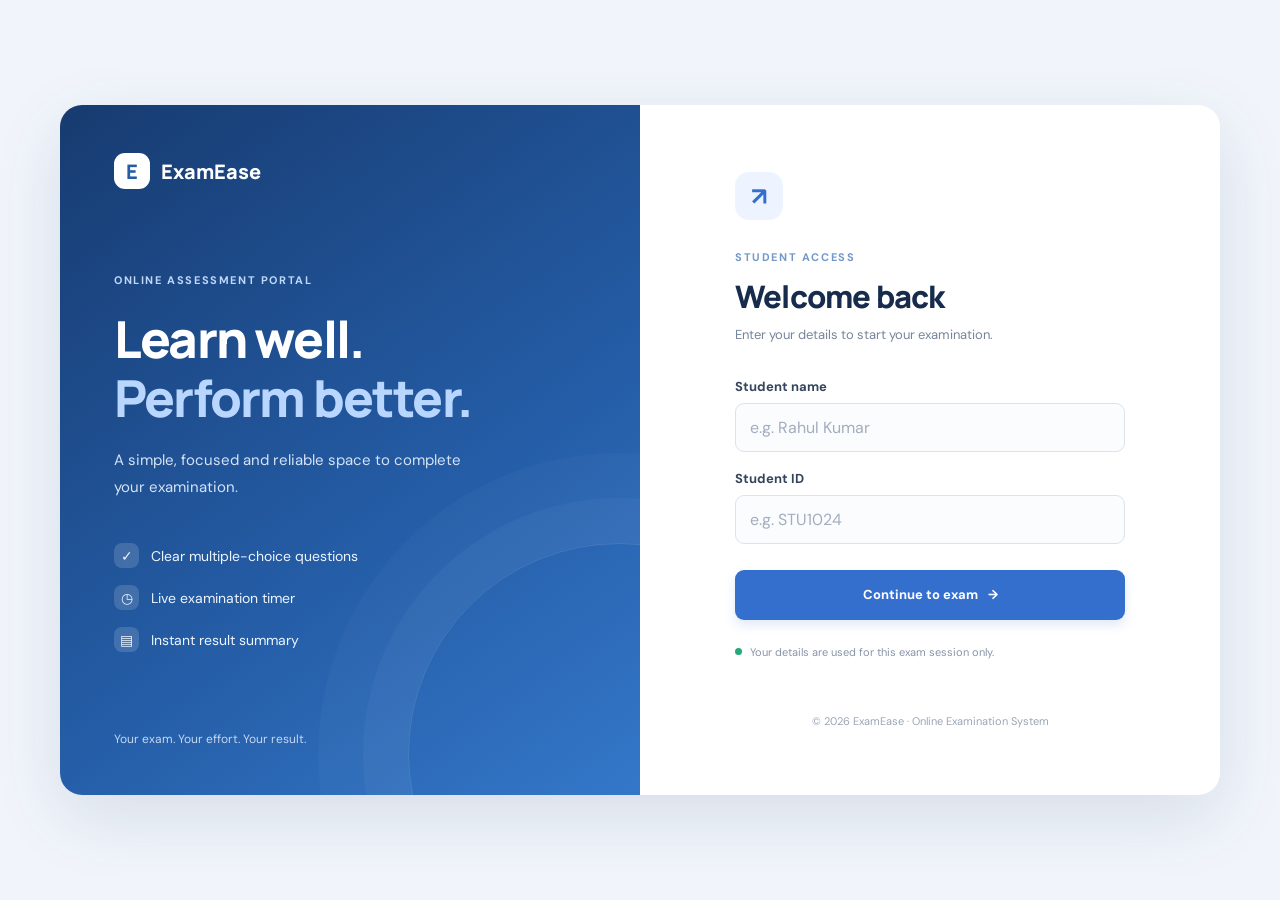
<file: html/index.html>
<!DOCTYPE html>
<html lang="en">
<head>
  <meta charset="UTF-8">
  <meta name="viewport" content="width=device-width, initial-scale=1.0">
  <title>ExamEase | Student Login</title>
  <link rel="stylesheet" href="../css/style.css">
  <script src="../js/login.js" defer></script>
</head>
<body class="page-login">
  <main class="auth-layout">
    <section class="welcome-panel">
      <div class="brand"><span class="brand-mark">E</span><span>ExamEase</span></div>
      <div class="welcome-copy">
        <span class="eyebrow">ONLINE ASSESSMENT PORTAL</span>
        <h1>Learn well.<br><span>Perform better.</span></h1>
        <p>A simple, focused and reliable space to complete your examination.</p>
        <div class="welcome-points">
          <div><span class="point-icon">✓</span> Clear multiple-choice questions</div>
          <div><span class="point-icon">◷</span> Live examination timer</div>
          <div><span class="point-icon">▤</span> Instant result summary</div>
        </div>
      </div>
      <div class="welcome-footer">Your exam. Your effort. Your result.</div>
    </section>

    <section class="login-side">
      <div class="login-card">
        <div class="mobile-brand"><span class="brand-mark">E</span> ExamEase</div>
        <div class="card-icon">↗</div>
        <span class="eyebrow">STUDENT ACCESS</span>
        <h2>Welcome back</h2>
        <p class="muted">Enter your details to start your examination.</p>

        <form id="loginForm">
          <label for="studentName">Student name</label>
          <input id="studentName" name="studentName" type="text" placeholder="e.g. Rahul Kumar" autocomplete="name" required>

          <label for="studentId">Student ID</label>
          <input id="studentId" name="studentId" type="text" placeholder="e.g. STU1024" autocomplete="off" required>

          <button class="btn btn-primary btn-full" type="submit">Continue to exam <span>→</span></button>
        </form>
        <div class="login-note"><span class="secure-dot"></span> Your details are used for this exam session only.</div>
      </div>
      <footer class="side-footer">© 2026 ExamEase · Online Examination System</footer>
    </section>
  </main>
</body>
</html>
</file>
<file: css/style.css>
@import url('https://fonts.googleapis.com/css2?family=DM+Sans:wght@400;500;600;700&family=Manrope:wght@400;500;600;700;800&display=swap');

:root {
  --navy: #172b4d;
  --blue: #356fce;
  --blue-dark: #285bb0;
  --blue-soft: #edf4ff;
  --text: #26364d;
  --muted: #77859a;
  --line: #e6ebf2;
  --bg: #f4f7fb;
  --white: #ffffff;
  --green: #16865b;
  --red: #c64b4b;
}

* { box-sizing: border-box; margin: 0; padding: 0; }

body {
  font-family: 'DM Sans', Arial, sans-serif;
  color: var(--text);
  background: var(--bg);
  min-height: 100vh;
}

button, input { font: inherit; }
button { cursor: pointer; }

.page-login {
  background: #f1f5fb;
  min-height: 100vh;
  display: flex;
  align-items: stretch;
}

.auth-layout {
  width: min(1160px, calc(100% - 64px));
  min-height: 690px;
  margin: auto;
  display: grid;
  grid-template-columns: 1fr 1fr;
  background: var(--white);
  border-radius: 22px;
  overflow: hidden;
  box-shadow: 0 22px 70px rgba(31, 58, 95, .12);
}

.welcome-panel {
  background: linear-gradient(145deg, #173b70 0%, #245ca5 58%, #3477c9 100%);
  color: white;
  padding: 48px 54px;
  display: flex;
  flex-direction: column;
  justify-content: space-between;
  position: relative;
  overflow: hidden;
}

.welcome-panel::after {
  content: "";
  position: absolute;
  width: 420px;
  height: 420px;
  border: 1px solid rgba(255,255,255,.12);
  border-radius: 50%;
  right: -190px;
  bottom: -170px;
  box-shadow: 0 0 0 45px rgba(255,255,255,.035), 0 0 0 90px rgba(255,255,255,.025);
}

.brand {
  display: inline-flex;
  align-items: center;
  gap: 11px;
  font-family: 'Manrope', sans-serif;
  font-weight: 800;
  font-size: 20px;
  color: inherit;
  text-decoration: none;
}

.brand-mark {
  width: 36px;
  height: 36px;
  display: inline-grid;
  place-items: center;
  border-radius: 11px;
  background: white;
  color: #245ca5;
  font-weight: 800;
  font-size: 20px;
}

.welcome-copy { max-width: 440px; position: relative; z-index: 1; }
.eyebrow { font-size: 11px; letter-spacing: 1.6px; font-weight: 700; color: #7397c9; }
.welcome-panel .eyebrow { color: #c0d8fa; }
.welcome-copy h1 {
  font: 800 clamp(36px, 4vw, 51px)/1.16 'Manrope', sans-serif;
  letter-spacing: -1.8px;
  margin: 20px 0;
}
.welcome-copy h1 span { color: #b9d6ff; }
.welcome-copy p { color: #d5e3f6; font-size: 15px; line-height: 1.8; max-width: 360px; }
.welcome-points { display: grid; gap: 17px; margin-top: 42px; color: #edf5ff; font-size: 14px; }
.welcome-points div { display: flex; align-items: center; gap: 12px; }
.point-icon { width: 25px; height: 25px; display: grid; place-items: center; border-radius: 8px; background: rgba(255,255,255,.15); }
.welcome-footer { color: #c5d8f0; font-size: 12px; position: relative; z-index: 1; }

.login-side { padding: 48px; display: flex; flex-direction: column; justify-content: center; align-items: center; }
.login-card { width: 100%; max-width: 390px; }
.mobile-brand { display: none; }
.card-icon {
  width: 48px; height: 48px; display: grid; place-items: center;
  border-radius: 14px; background: var(--blue-soft); color: var(--blue);
  font-size: 25px; font-weight: 700; margin-bottom: 25px;
}
.login-card h2 { font: 800 31px 'Manrope', sans-serif; color: var(--navy); margin: 9px 0 7px; letter-spacing: -.8px; }
.muted { color: var(--muted); line-height: 1.65; font-size: 13px; }
.login-card form { margin-top: 32px; }
label { display: block; font-size: 13px; font-weight: 700; color: #34445c; margin: 18px 0 8px; }
input[type="text"] {
  width: 100%; height: 49px; padding: 0 14px; border: 1px solid #dce3ed;
  border-radius: 9px; background: #fbfcfe; outline: none; color: var(--text);
  transition: .2s;
}
input[type="text"]::placeholder { color: #a2adbd; }
input[type="text"]:focus { border-color: var(--blue); box-shadow: 0 0 0 3px rgba(53,111,206,.1); background: white; }
.btn {
  border: 0; border-radius: 9px; padding: 12px 18px; font-size: 13px;
  font-weight: 700; transition: .2s; display: inline-flex; align-items: center;
  justify-content: center; gap: 10px;
}
.btn-primary { color: white; background: var(--blue); box-shadow: 0 5px 12px rgba(53,111,206,.16); }
.btn-primary:hover { background: var(--blue-dark); transform: translateY(-1px); }
.btn-full { width: 100%; height: 50px; margin-top: 26px; }
.btn-outline { background: white; color: var(--blue); border: 1px solid #d8e3f2; }
.btn-light { background: #f1f5fa; color: #40516a; }
.btn-light:hover, .btn-outline:hover { background: #e8eff8; }
.btn-small { padding: 9px 14px; font-size: 12px; }
.login-note { margin-top: 25px; font-size: 11px; color: #8794a7; display: flex; align-items: center; gap: 8px; }
.secure-dot, .live-dot { width: 7px; height: 7px; border-radius: 50%; background: #26a879; display: inline-block; }
.side-footer { margin-top: 55px; color: #9aa5b5; font-size: 11px; text-align: center; }

.page-app { background: #f4f7fb; }
.topbar {
  height: 70px; padding: 0 max(5%, calc((100% - 1080px)/2));
  display: flex; align-items: center; justify-content: space-between;
  background: white; border-bottom: 1px solid var(--line);
}
.brand-dark { color: var(--navy); font-size: 18px; }
.brand-dark .brand-mark { background: var(--blue); color: white; width: 32px; height: 32px; font-size: 17px; border-radius: 9px; }
.topbar-right { display: flex; align-items: center; gap: 20px; }
.live-label, .result-label { font-size: 10px; letter-spacing: 1px; font-weight: 800; color: #64748b; }
.live-dot { margin-right: 7px; }
.exam-shell { width: min(930px, calc(100% - 36px)); margin: 42px auto 55px; }
.exam-heading { display: flex; align-items: center; justify-content: space-between; gap: 25px; margin-bottom: 25px; }
.exam-heading h1, .result-hero h1 { font: 800 29px 'Manrope', sans-serif; color: var(--navy); margin: 8px 0; letter-spacing: -.7px; }
.timer-card {
  min-width: 145px; background: white; border: 1px solid var(--line);
  border-radius: 12px; padding: 13px 18px; text-align: center;
  box-shadow: 0 4px 14px rgba(31,58,95,.04);
}
.timer-caption, .score-caption { display: block; color: #8b98aa; font-size: 9px; letter-spacing: 1.2px; font-weight: 800; }
.timer-card strong { display: block; color: var(--blue); font: 800 25px 'Manrope', sans-serif; margin-top: 3px; }
.timer-warning { color: var(--red) !important; }
.exam-meta {
  display: grid; grid-template-columns: repeat(4, 1fr); background: white;
  border: 1px solid var(--line); border-radius: 12px; padding: 18px 20px; margin-bottom: 25px;
}
.exam-meta div { display: grid; gap: 5px; padding-left: 18px; border-left: 1px solid var(--line); }
.exam-meta div:first-child { border-left: 0; padding-left: 0; }
.meta-label { color: #9aa5b5; font-size: 9px; letter-spacing: 1px; font-weight: 800; }
.exam-meta strong { color: #34445c; font-size: 13px; }
.progress-row { display: flex; justify-content: space-between; color: #65758b; font-size: 11px; font-weight: 700; margin-bottom: 9px; }
.progress-track, .score-track { width: 100%; height: 6px; background: #e5ebf3; border-radius: 10px; overflow: hidden; }
.progress-fill, .score-fill { height: 100%; width: 0; background: var(--blue); border-radius: 10px; transition: width .25s; }
.question-card, .question-navigation {
  background: white; border: 1px solid var(--line); border-radius: 14px;
  box-shadow: 0 5px 18px rgba(31,58,95,.035);
}
.question-card { padding: 28px 32px 24px; margin-top: 22px; }
.question-top { display: flex; justify-content: space-between; align-items: center; }
.question-tag { color: var(--blue); background: var(--blue-soft); padding: 7px 10px; border-radius: 6px; font-size: 9px; letter-spacing: 1px; font-weight: 800; }
.mark-tag { color: #8b98aa; font-size: 10px; font-weight: 700; }
.question-card h2 { color: var(--navy); font: 700 19px/1.5 'Manrope', sans-serif; margin: 22px 0; }
.options-list { display: grid; gap: 10px; }
.option-choice {
  display: flex; align-items: center; gap: 12px; padding: 13px 15px;
  border: 1px solid #e4eaf2; border-radius: 9px; cursor: pointer;
  transition: .18s; color: #4a5a70; font-size: 13px;
}
.option-choice:hover { border-color: #a9c5ed; background: #f8fbff; }
.option-choice.selected { border-color: var(--blue); background: #f0f6ff; color: #244f8f; }
.option-choice input { position: absolute; opacity: 0; pointer-events: none; }
.option-letter {
  width: 27px; height: 27px; display: grid; place-items: center;
  border-radius: 7px; background: #f0f3f8; color: #718096; font-size: 11px; font-weight: 800;
}
.option-choice.selected .option-letter { background: var(--blue); color: white; }
.option-text { flex: 1; }
.question-actions { display: flex; justify-content: space-between; margin-top: 28px; padding-top: 20px; border-top: 1px solid var(--line); }
.question-actions button:disabled { opacity: .45; cursor: not-allowed; }
.question-navigation { margin-top: 18px; padding: 20px 24px; }
.navigation-heading { display: flex; justify-content: space-between; gap: 15px; align-items: center; }
.navigation-heading h3 { font: 700 14px 'Manrope', sans-serif; margin-bottom: 4px; }
.navigation-heading .muted { font-size: 11px; }
.legend { display: flex; gap: 13px; flex-wrap: wrap; color: #8995a6; font-size: 10px; }
.legend span { display: flex; align-items: center; gap: 5px; }
.legend i { width: 8px; height: 8px; border-radius: 3px; display: inline-block; }
.legend-current { background: var(--blue); }
.legend-done { background: #38a77b; }
.legend-empty { background: #dce3ed; }
.palette { display: flex; flex-wrap: wrap; gap: 9px; margin-top: 17px; }
.palette-button {
  width: 34px; height: 34px; border: 1px solid #e0e6ef; border-radius: 8px;
  background: #f8fafc; color: #64748b; font-size: 11px; font-weight: 700;
}
.palette-button.answered { background: #e8f6f0; border-color: #b9e3d1; color: #16865b; }
.palette-button.current { background: var(--blue); border-color: var(--blue); color: white; }
.exam-bottom-note { text-align: center; color: #9aa5b5; font-size: 10px; margin-top: 18px; }

.modal { position: fixed; inset: 0; background: rgba(20,35,58,.45); display: grid; place-items: center; padding: 20px; z-index: 5; }
.modal.hidden { display: none; }
.modal-card { width: min(420px, 100%); background: white; border-radius: 16px; padding: 30px; text-align: center; box-shadow: 0 20px 60px rgba(0,0,0,.2); }
.modal-icon { width: 40px; height: 40px; border-radius: 50%; background: var(--blue-soft); color: var(--blue); display: grid; place-items: center; margin: 0 auto 15px; font-weight: 800; }
.modal-card h2 { font: 800 20px 'Manrope', sans-serif; color: var(--navy); margin-bottom: 8px; }
.modal-actions { display: flex; justify-content: center; gap: 10px; margin-top: 22px; }

.result-shell { width: min(650px, calc(100% - 36px)); margin: 45px auto; }
.result-hero { text-align: center; margin-bottom: 25px; }
.result-check { width: 55px; height: 55px; border-radius: 50%; display: grid; place-items: center; margin: 0 auto 15px; background: #e6f6ef; color: #16865b; font-size: 25px; font-weight: 800; }
.result-hero h1 { font-size: 30px; }
.score-card { background: white; border: 1px solid var(--line); border-radius: 16px; padding: 30px 38px; text-align: center; box-shadow: 0 6px 22px rgba(31,58,95,.05); }
.score-number { margin: 9px 0 15px; color: var(--navy); }
.score-number strong { font: 800 55px 'Manrope', sans-serif; }
.score-number span { color: #9aa5b5; font-size: 20px; font-weight: 600; }
.score-track { height: 9px; }
.score-fill { background: linear-gradient(90deg, #3478d4, #52a0df); }
.status-badge { display: inline-block; margin-top: 20px; padding: 7px 16px; border-radius: 20px; font-size: 10px; font-weight: 800; letter-spacing: 1px; }
.status-pass { background: #e6f6ef; color: #16865b; }
.status-fail { background: #fff0ed; color: #c64b4b; }
.percentage { color: #687991; font-size: 13px; margin-top: 8px; }
.result-details { display: grid; grid-template-columns: repeat(3, 1fr); gap: 12px; margin-top: 16px; }
.detail-box { background: white; border: 1px solid var(--line); border-radius: 12px; padding: 17px; display: flex; align-items: center; gap: 11px; }
.detail-icon { width: 32px; height: 32px; border-radius: 9px; display: grid; place-items: center; font-weight: 800; font-size: 16px; }
.detail-icon.correct { background: #e6f6ef; color: #16865b; }
.detail-icon.wrong { background: #fff0ed; color: #c64b4b; }
.detail-icon.unanswered { background: #f0f3f8; color: #738198; }
.detail-box div { display: grid; gap: 3px; }
.detail-box strong { font: 800 18px 'Manrope', sans-serif; color: var(--navy); }
.detail-box span:last-child { font-size: 10px; color: #8491a3; }
.result-message { background: #edf4ff; border: 1px solid #dce9fa; border-radius: 12px; padding: 19px 22px; margin-top: 16px; }
.result-message h3 { color: #244f8f; font: 700 13px 'Manrope', sans-serif; margin-bottom: 5px; }
.result-actions { display: flex; justify-content: center; gap: 10px; margin-top: 22px; }
.result-footnote { text-align: center; color: #9aa5b5; font-size: 10px; margin-top: 22px; }

@media (max-width: 760px) {
  .auth-layout { width: min(480px, calc(100% - 24px)); min-height: auto; grid-template-columns: 1fr; }
  .welcome-panel { display: none; }
  .login-side { padding: 35px 25px; }
  .mobile-brand { display: flex; align-items: center; gap: 10px; color: var(--navy); font: 800 18px 'Manrope', sans-serif; margin-bottom: 35px; }
  .mobile-brand .brand-mark { background: var(--blue); color: white; }
  .side-footer { margin-top: 35px; }
  .exam-heading { align-items: flex-start; }
  .exam-heading h1 { font-size: 23px; }
  .exam-meta { grid-template-columns: repeat(2, 1fr); gap: 17px; }
  .exam-meta div:nth-child(3) { border-left: 0; padding-left: 0; }
  .question-card { padding: 22px 18px; }
  .navigation-heading { align-items: flex-start; flex-direction: column; }
}
@media (max-width: 480px) {
  .topbar { padding: 0 16px; }
  .live-label, .result-label { display: none; }
  .exam-heading { flex-direction: column; }
  .timer-card { width: 100%; }
  .question-actions, .result-actions, .modal-actions { flex-direction: column; }
  .question-actions .btn, .result-actions .btn, .modal-actions .btn { width: 100%; }
  .result-details { grid-template-columns: 1fr; }
  .score-card { padding: 25px 20px; }
}
</file>
